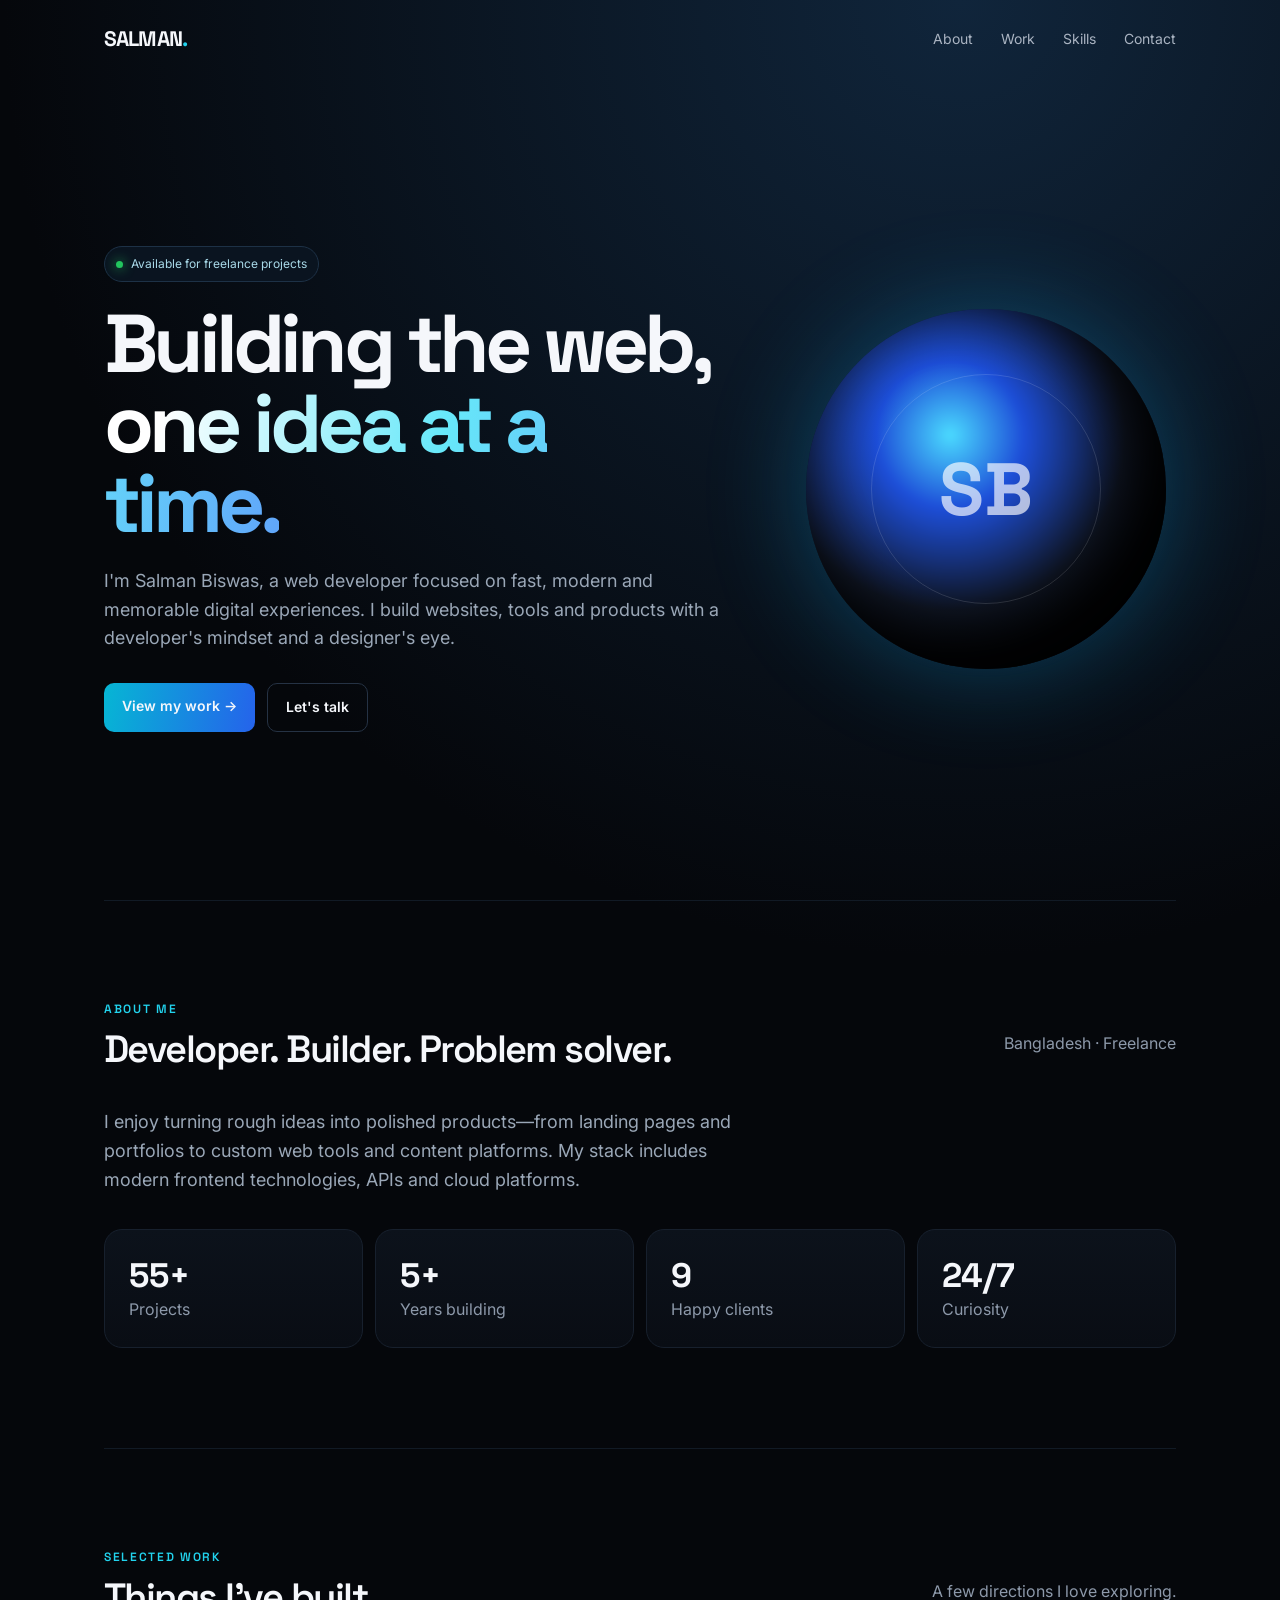
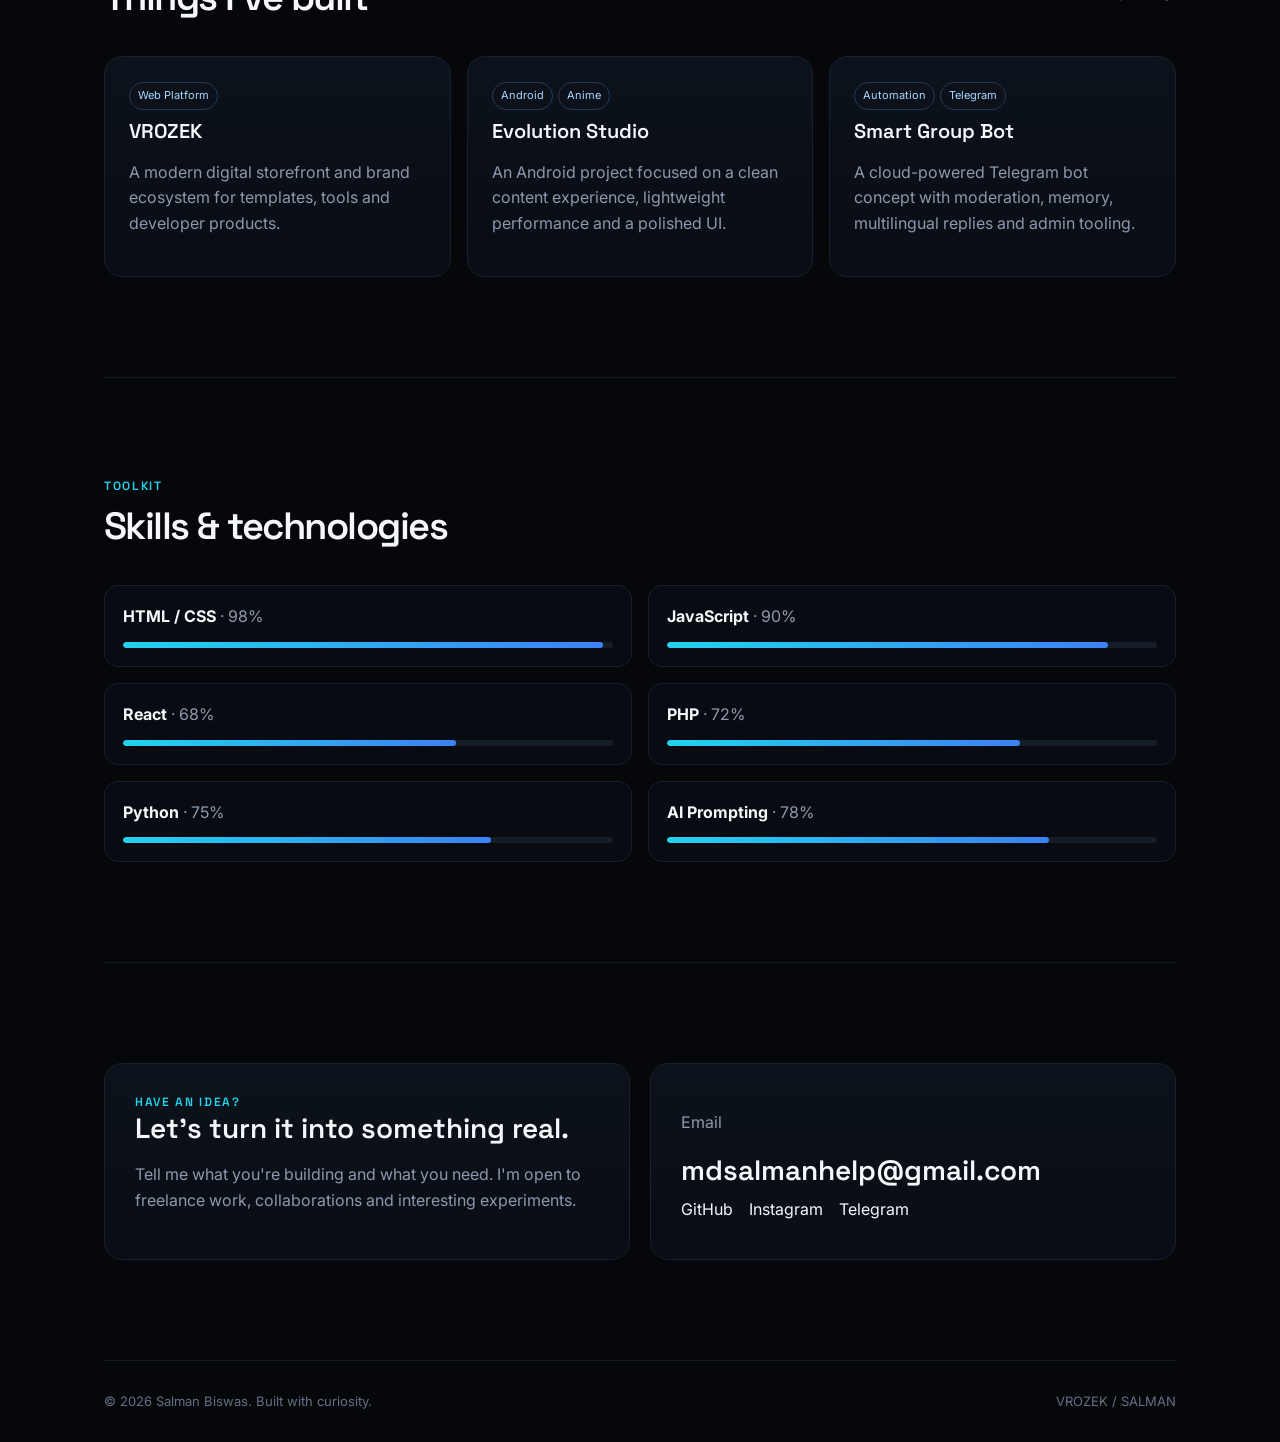
<file: temp-portfolio/index.html>
<!doctype html>
<html lang="en">
<head>
<meta charset="utf-8"><meta name="viewport" content="width=device-width,initial-scale=1">
<meta name="description" content="Salman Biswas — Web Developer, Builder and Creative Technologist.">
<title>Salman Biswas — Web Developer</title>
<style>
@import url('https://fonts.googleapis.com/css2?family=Inter:wght@400;500;600;700;800&family=Space+Grotesk:wght@500;600;700&display=swap');
:root{--bg:#05070b;--panel:#0b1018;--line:#17202d;--text:#f5f7fb;--muted:#8d99aa;--cyan:#22d3ee;--blue:#3b82f6;--pink:#f43f5e}*{box-sizing:border-box}html{scroll-behavior:smooth}body{margin:0;background:radial-gradient(circle at 75% 0%,#10253b 0,transparent 30%),var(--bg);color:var(--text);font-family:Inter,system-ui,sans-serif;line-height:1.6}a{color:inherit;text-decoration:none}.wrap{max-width:1120px;margin:auto;padding:0 24px}.nav{height:78px;display:flex;align-items:center;justify-content:space-between}.logo{font-family:'Space Grotesk';font-weight:700;font-size:21px;letter-spacing:-.04em}.logo span{color:var(--cyan)}.links{display:flex;gap:28px;color:#aab4c2;font-size:14px}.links a:hover{color:white}.hero{min-height:calc(100vh - 78px);display:grid;grid-template-columns:1.25fr .75fr;align-items:center;gap:60px;padding:70px 0}.eyebrow{display:inline-flex;gap:8px;align-items:center;border:1px solid #1d3146;background:#0a1420;padding:7px 11px;border-radius:999px;color:#a8d9e8;font-size:12px}.dot{width:7px;height:7px;border-radius:50%;background:#22c55e;box-shadow:0 0 12px #22c55e}.hero h1{font:700 clamp(48px,7vw,82px)/.98 'Space Grotesk';letter-spacing:-.06em;margin:22px 0}.hero h1 .grad{background:linear-gradient(100deg,#fff 10%,#67e8f9 55%,#60a5fa);-webkit-background-clip:text;background-clip:text;color:transparent}.lead{max-width:650px;color:#9aa7b7;font-size:18px}.buttons{display:flex;gap:12px;margin-top:30px;flex-wrap:wrap}.btn{padding:12px 18px;border-radius:10px;border:1px solid #253244;font-weight:600;font-size:14px}.btn.primary{background:linear-gradient(100deg,#06b6d4,#2563eb);border:0}.btn:hover{transform:translateY(-1px)}.orb{width:min(360px,80vw);aspect-ratio:1;border-radius:50%;margin:auto;background:radial-gradient(circle at 40% 35%,#4bdbff 0,#1d4ed8 23%,#111827 55%,#05070b 70%);box-shadow:0 0 100px #0ea5e955, inset -30px -30px 80px #000;position:relative}.orb:after{content:'SB';position:absolute;inset:18%;border:1px solid #ffffff22;border-radius:50%;display:grid;place-items:center;font:700 74px 'Space Grotesk';color:#ffffffaa;backdrop-filter:blur(3px)}section{padding:100px 0;border-top:1px solid #111a25}.section-head{display:flex;justify-content:space-between;align-items:end;gap:20px;margin-bottom:35px}.kicker{color:var(--cyan);font:600 12px 'Space Grotesk';letter-spacing:.14em;text-transform:uppercase}.section-head h2{font:600 38px 'Space Grotesk';letter-spacing:-.04em;margin:8px 0 0}.muted{color:var(--muted)}.grid{display:grid;grid-template-columns:repeat(3,1fr);gap:16px}.card{background:linear-gradient(180deg,#0c121b,#090d14);border:1px solid var(--line);border-radius:18px;padding:24px;transition:.2s}.card:hover{border-color:#29445e;transform:translateY(-3px)}.card h3{margin:0 0 9px;font:600 20px 'Space Grotesk'}.tag{display:inline-block;font-size:11px;color:#a9d8ff;border:1px solid #203b55;border-radius:999px;padding:4px 8px;margin:0 5px 8px 0}.stats{display:grid;grid-template-columns:repeat(4,1fr);gap:12px}.stat strong{font:700 34px 'Space Grotesk';display:block}.skills{display:grid;grid-template-columns:1fr 1fr;gap:16px}.skill{padding:18px;border:1px solid var(--line);border-radius:14px;background:#080c12}.bar{height:6px;background:#141d28;border-radius:99px;margin-top:12px;overflow:hidden}.bar i{display:block;height:100%;background:linear-gradient(90deg,#22d3ee,#3b82f6);border-radius:99px}.contact{display:grid;grid-template-columns:1fr 1fr;gap:20px}.contact .card{padding:30px}.contact h3{font-size:28px}footer{padding:30px 0;color:#647184;font-size:13px;border-top:1px solid #111a25;display:flex;justify-content:space-between}.socials{display:flex;gap:16px}.socials a:hover{color:var(--cyan)}@media(max-width:800px){.links{display:none}.hero{grid-template-columns:1fr;padding:55px 0 80px}.orb{width:250px}.grid{grid-template-columns:1fr}.stats{grid-template-columns:1fr 1fr}.skills,.contact{grid-template-columns:1fr}.section-head{display:block}.section-head .muted{margin-top:10px}footer{display:block}.socials{margin-top:10px}}
</style></head>
<body>
<div class="wrap"><nav class="nav"><a class="logo" href="#">SALMAN<span>.</span></a><div class="links"><a href="#about">About</a><a href="#work">Work</a><a href="#skills">Skills</a><a href="#contact">Contact</a></div></nav>
<header class="hero"><div><span class="eyebrow"><i class="dot"></i> Available for freelance projects</span><h1>Building the web,<br><span class="grad">one idea at a time.</span></h1><p class="lead">I'm Salman Biswas, a web developer focused on fast, modern and memorable digital experiences. I build websites, tools and products with a developer's mindset and a designer's eye.</p><div class="buttons"><a class="btn primary" href="#work">View my work →</a><a class="btn" href="mailto:mdsalmanhelp@gmail.com">Let's talk</a></div></div><div class="orb" aria-label="Salman Biswas monogram"></div></header>
<section id="about"><div class="section-head"><div><div class="kicker">About me</div><h2>Developer. Builder. Problem solver.</h2></div><p class="muted">Bangladesh · Freelance</p></div><p class="lead">I enjoy turning rough ideas into polished products—from landing pages and portfolios to custom web tools and content platforms. My stack includes modern frontend technologies, APIs and cloud platforms.</p><div class="stats" style="margin-top:35px"><div class="card stat"><strong>55+</strong><span class="muted">Projects</span></div><div class="card stat"><strong>5+</strong><span class="muted">Years building</span></div><div class="card stat"><strong>9</strong><span class="muted">Happy clients</span></div><div class="card stat"><strong>24/7</strong><span class="muted">Curiosity</span></div></div></section>
<section id="work"><div class="section-head"><div><div class="kicker">Selected work</div><h2>Things I've built</h2></div><p class="muted">A few directions I love exploring.</p></div><div class="grid"><article class="card"><span class="tag">Web Platform</span><h3>VROZEK</h3><p class="muted">A modern digital storefront and brand ecosystem for templates, tools and developer products.</p></article><article class="card"><span class="tag">Android</span><span class="tag">Anime</span><h3>Evolution Studio</h3><p class="muted">An Android project focused on a clean content experience, lightweight performance and a polished UI.</p></article><article class="card"><span class="tag">Automation</span><span class="tag">Telegram</span><h3>Smart Group Bot</h3><p class="muted">A cloud-powered Telegram bot concept with moderation, memory, multilingual replies and admin tooling.</p></article></div></section>
<section id="skills"><div class="section-head"><div><div class="kicker">Toolkit</div><h2>Skills & technologies</h2></div></div><div class="skills"><div class="skill"><b>HTML / CSS</b><span class="muted"> · 98%</span><div class="bar"><i style="width:98%"></i></div></div><div class="skill"><b>JavaScript</b><span class="muted"> · 90%</span><div class="bar"><i style="width:90%"></i></div></div><div class="skill"><b>React</b><span class="muted"> · 68%</span><div class="bar"><i style="width:68%"></i></div></div><div class="skill"><b>PHP</b><span class="muted"> · 72%</span><div class="bar"><i style="width:72%"></i></div></div><div class="skill"><b>Python</b><span class="muted"> · 75%</span><div class="bar"><i style="width:75%"></i></div></div><div class="skill"><b>AI Prompting</b><span class="muted"> · 78%</span><div class="bar"><i style="width:78%"></i></div></div></div></section>
<section id="contact"><div class="contact"><div class="card"><div class="kicker">Have an idea?</div><h3>Let's turn it into something real.</h3><p class="muted">Tell me what you're building and what you need. I'm open to freelance work, collaborations and interesting experiments.</p></div><div class="card"><p class="muted">Email</p><a href="mailto:mdsalmanhelp@gmail.com"><h3>mdsalmanhelp@gmail.com</h3></a><div class="socials"><a href="https://github.com/salman-dev-app">GitHub</a><a href="https://www.instagram.com/mdsalman.010">Instagram</a><a href="https://t.me/salmandevapp">Telegram</a></div></div></div></section>
<footer><span>© 2026 Salman Biswas. Built with curiosity.</span><span>VROZEK / SALMAN</span></footer></div></body></html>
</file>
